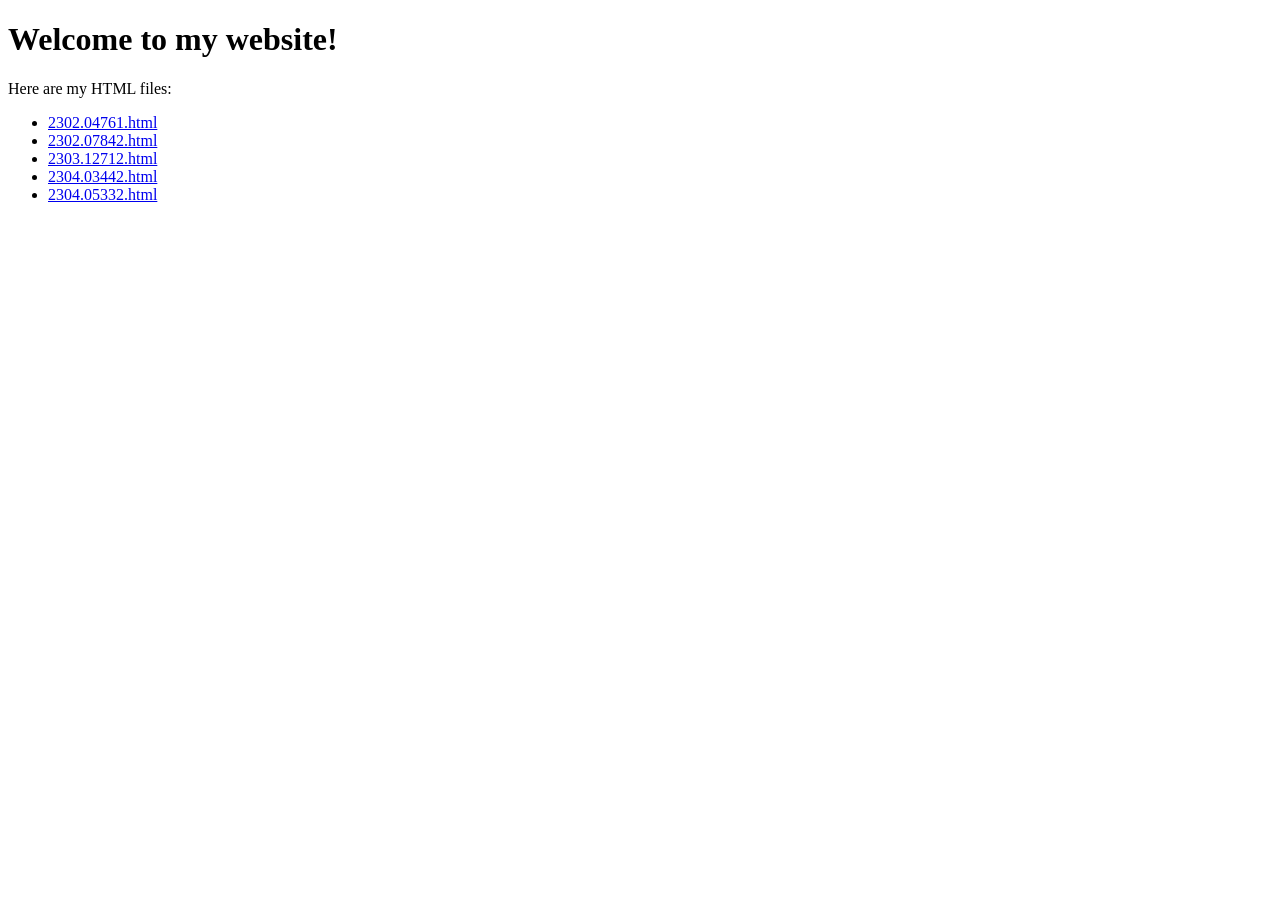
<file: index.html>
<!DOCTYPE html>
<html>
<head>
    <title>My GitHub Pages Site</title>
</head>
<body>
    <h1>Welcome to my website!</h1>
    <p>Here are my HTML files:</p>
    <ul>

        <li><a href="2302.04761.html">2302.04761.html</a></li>
        <li><a href="2302.07842.html">2302.07842.html</a></li>
        <li><a href="2303.12712.html">2303.12712.html</a></li>
        <li><a href="2304.03442.html">2304.03442.html</a></li>
        <li><a href="2304.05332.html">2304.05332.html</a></li>
    </ul>
</body>
</html>
</file>
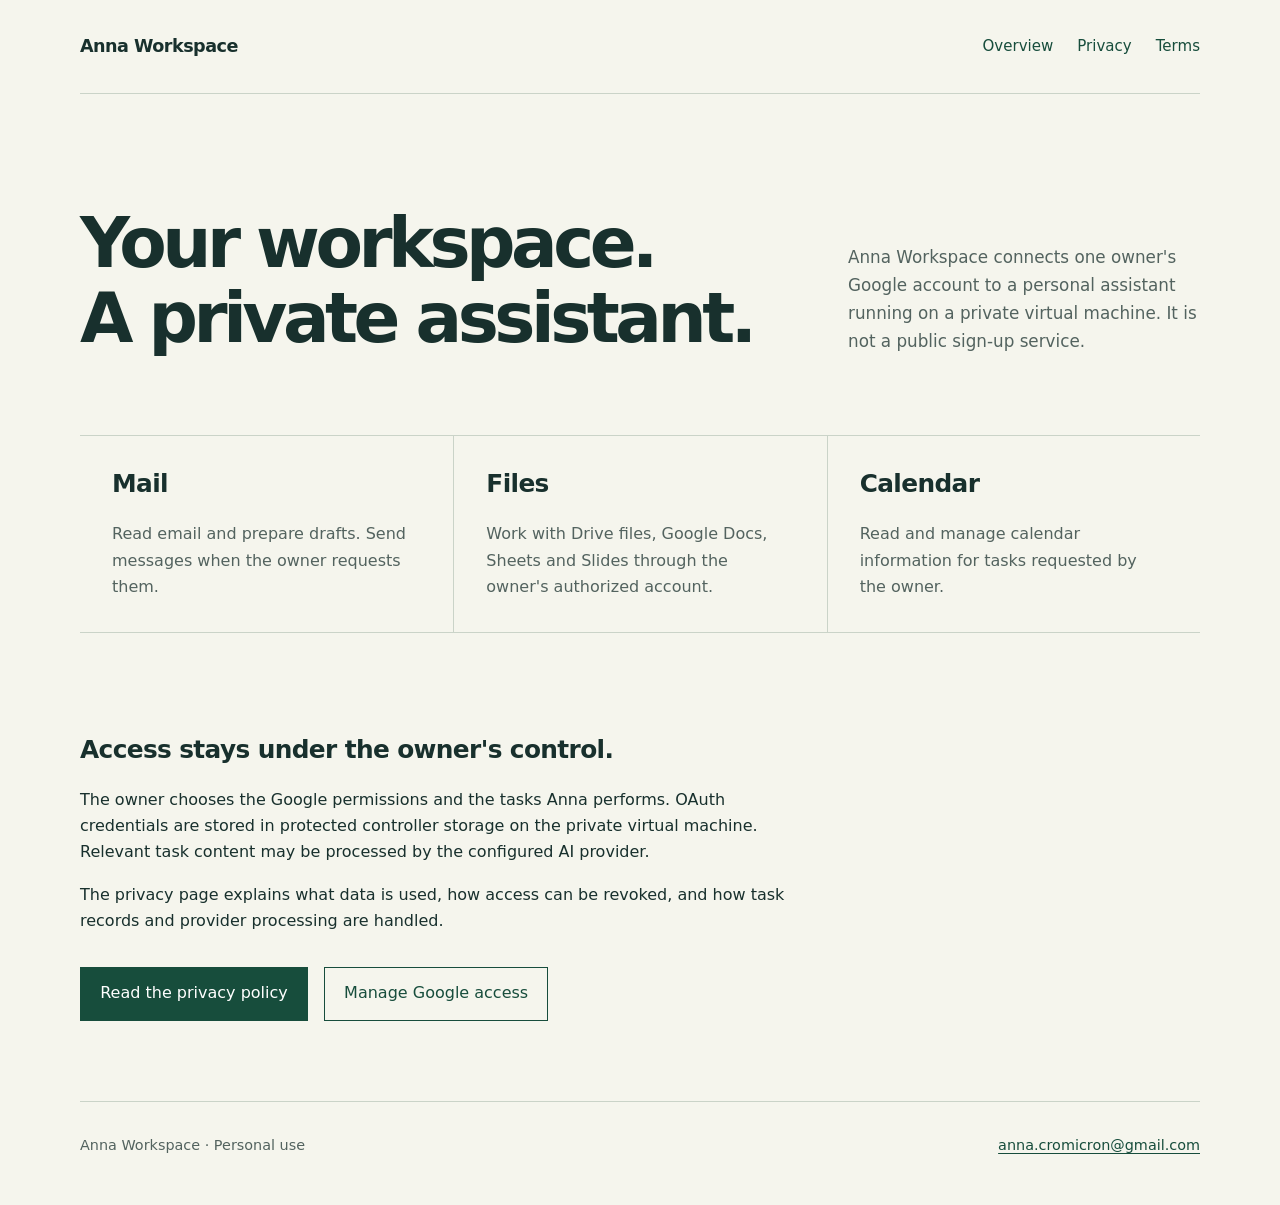
<file: anna-workspace/index.html>
<!doctype html><html lang="en"><head><meta charset="utf-8"><meta name="viewport" content="width=device-width,initial-scale=1"><meta name="description" content="Anna Workspace is a private Google Workspace assistant for its account owner."><title>Anna Workspace — private assistant</title><link rel="stylesheet" href="style.css"></head><body><div class="wrap"><nav aria-label="Main navigation"><strong>Anna Workspace</strong><div><a href="index.html" aria-current="page">Overview</a><a href="privacy.html">Privacy</a><a href="terms.html">Terms</a></div></nav><main><header class="hero"><h1>Your workspace.<br>A private assistant.</h1><p>Anna Workspace connects one owner's Google account to a personal assistant running on a private virtual machine. It is not a public sign-up service.</p></header><div class="services"><section><h2>Mail</h2><p>Read email and prepare drafts. Send messages when the owner requests them.</p></section><section><h2>Files</h2><p>Work with Drive files, Google Docs, Sheets and Slides through the owner's authorized account.</p></section><section><h2>Calendar</h2><p>Read and manage calendar information for tasks requested by the owner.</p></section></div><section class="detail"><h2>Access stays under the owner's control.</h2><p>The owner chooses the Google permissions and the tasks Anna performs. OAuth credentials are stored in protected controller storage on the private virtual machine. Relevant task content may be processed by the configured AI provider.</p><p>The privacy page explains what data is used, how access can be revoked, and how task records and provider processing are handled.</p><div class="actions"><a class="button" href="privacy.html">Read the privacy policy</a><a class="button secondary" href="https://myaccount.google.com/connections">Manage Google access</a></div></section></main><footer><div><span>Anna Workspace · Personal use</span><a href="mailto:anna.cromicron@gmail.com">anna.cromicron@gmail.com</a></div></footer></div></body></html>
</file>
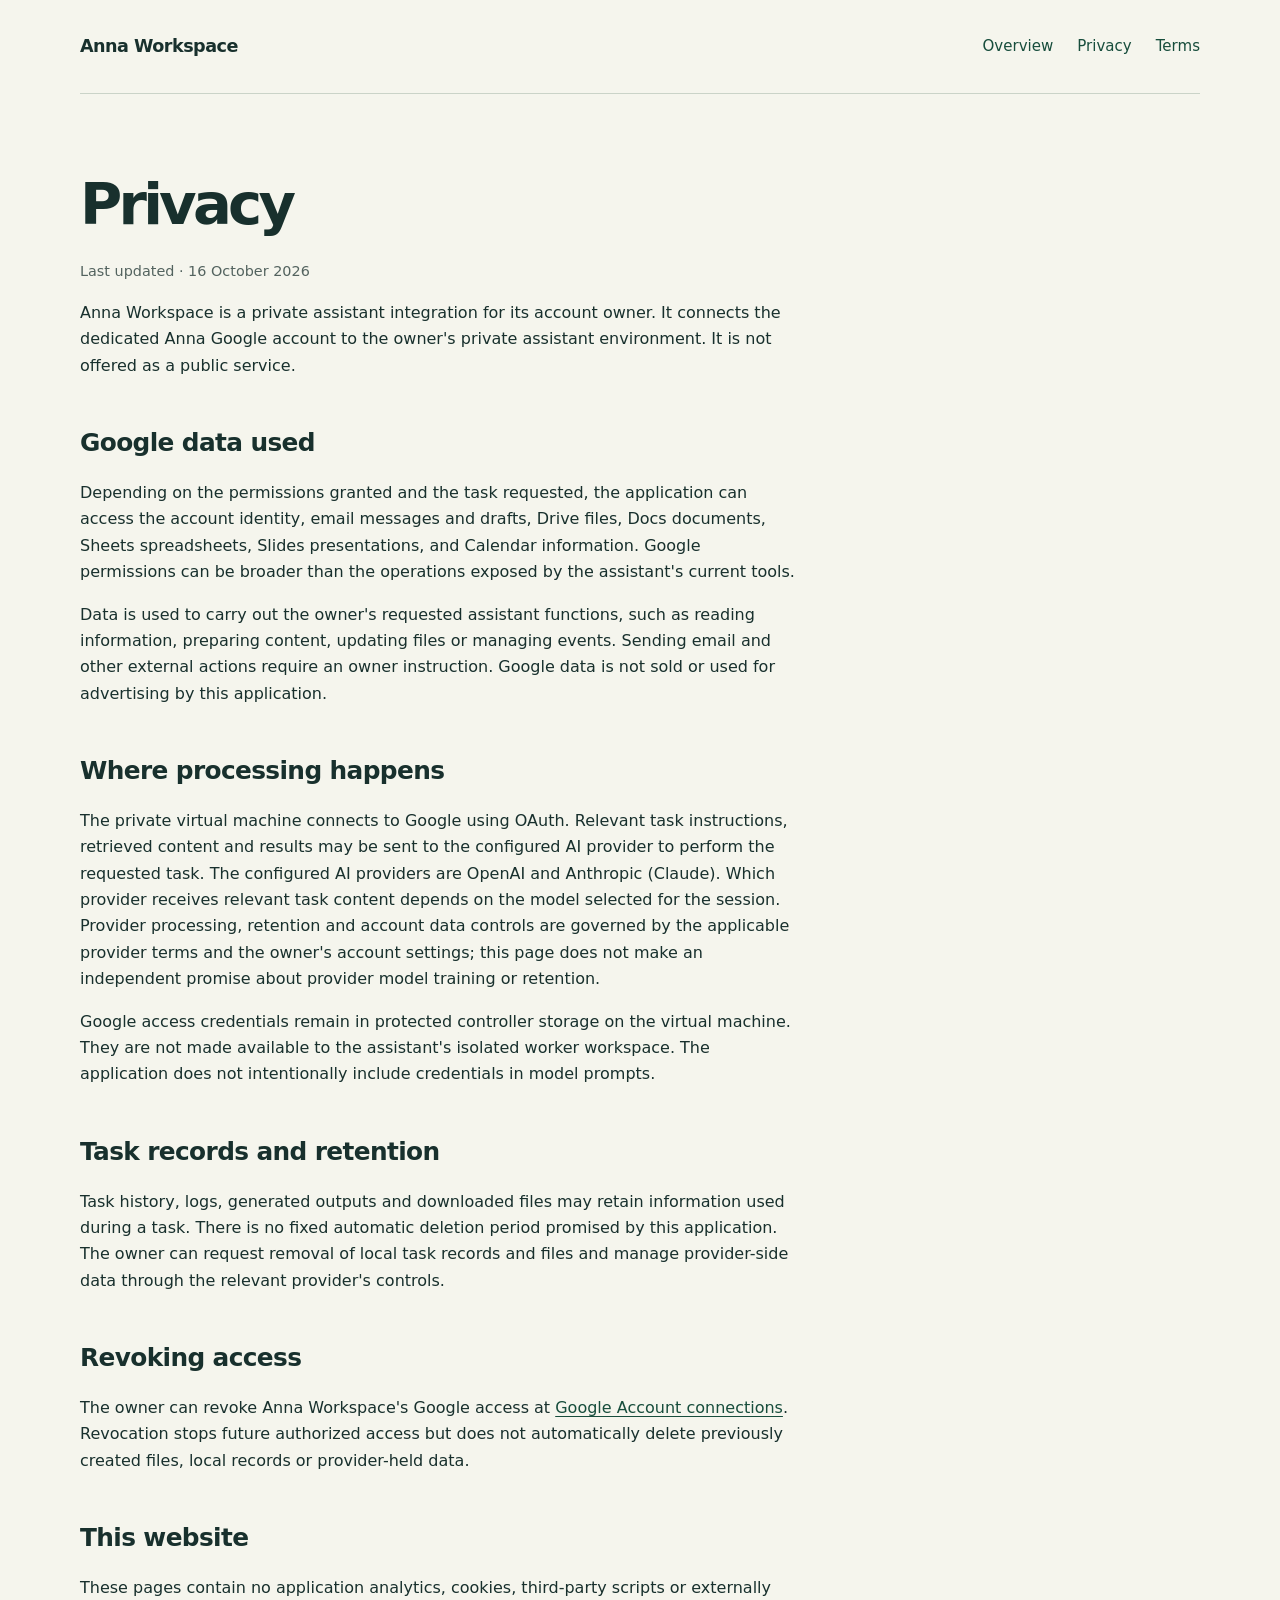
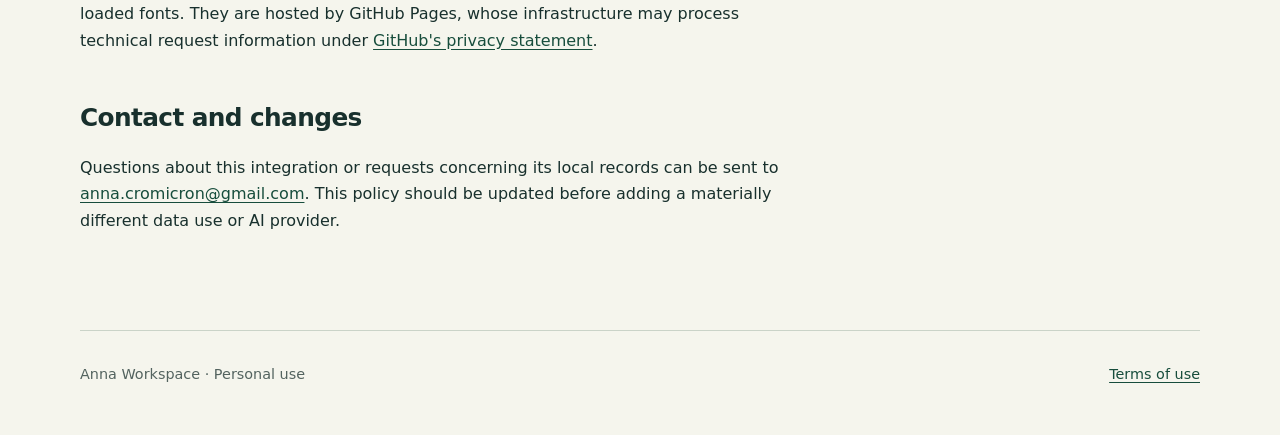
<file: anna-workspace/privacy.html>
<!doctype html><html lang="en"><head><meta charset="utf-8"><meta name="viewport" content="width=device-width,initial-scale=1"><title>Privacy — Anna Workspace</title><link rel="stylesheet" href="style.css"></head><body><div class="wrap"><nav aria-label="Main navigation"><strong>Anna Workspace</strong><div><a href="index.html">Overview</a><a href="privacy.html" aria-current="page">Privacy</a><a href="terms.html">Terms</a></div></nav><main class="document"><h1>Privacy</h1><p class="date">Last updated · 16 October 2026</p><p>Anna Workspace is a private assistant integration for its account owner. It connects the dedicated Anna Google account to the owner's private assistant environment. It is not offered as a public service.</p><h2>Google data used</h2><p>Depending on the permissions granted and the task requested, the application can access the account identity, email messages and drafts, Drive files, Docs documents, Sheets spreadsheets, Slides presentations, and Calendar information. Google permissions can be broader than the operations exposed by the assistant's current tools.</p><p>Data is used to carry out the owner's requested assistant functions, such as reading information, preparing content, updating files or managing events. Sending email and other external actions require an owner instruction. Google data is not sold or used for advertising by this application.</p><h2>Where processing happens</h2><p>The private virtual machine connects to Google using OAuth. Relevant task instructions, retrieved content and results may be sent to the configured AI provider to perform the requested task. The configured AI providers are OpenAI and Anthropic (Claude). Which provider receives relevant task content depends on the model selected for the session. Provider processing, retention and account data controls are governed by the applicable provider terms and the owner's account settings; this page does not make an independent promise about provider model training or retention.</p><p>Google access credentials remain in protected controller storage on the virtual machine. They are not made available to the assistant's isolated worker workspace. The application does not intentionally include credentials in model prompts.</p><h2>Task records and retention</h2><p>Task history, logs, generated outputs and downloaded files may retain information used during a task. There is no fixed automatic deletion period promised by this application. The owner can request removal of local task records and files and manage provider-side data through the relevant provider's controls.</p><h2>Revoking access</h2><p>The owner can revoke Anna Workspace's Google access at <a href="https://myaccount.google.com/connections">Google Account connections</a>. Revocation stops future authorized access but does not automatically delete previously created files, local records or provider-held data.</p><h2>This website</h2><p>These pages contain no application analytics, cookies, third-party scripts or externally loaded fonts. They are hosted by GitHub Pages, whose infrastructure may process technical request information under <a href="https://docs.github.com/en/site-policy/privacy-policies/github-general-privacy-statement">GitHub's privacy statement</a>.</p><h2>Contact and changes</h2><p>Questions about this integration or requests concerning its local records can be sent to <a href="mailto:anna.cromicron@gmail.com">anna.cromicron@gmail.com</a>. This policy should be updated before adding a materially different data use or AI provider.</p></main><footer><div><span>Anna Workspace · Personal use</span><a href="terms.html">Terms of use</a></div></footer></div></body></html>
</file>
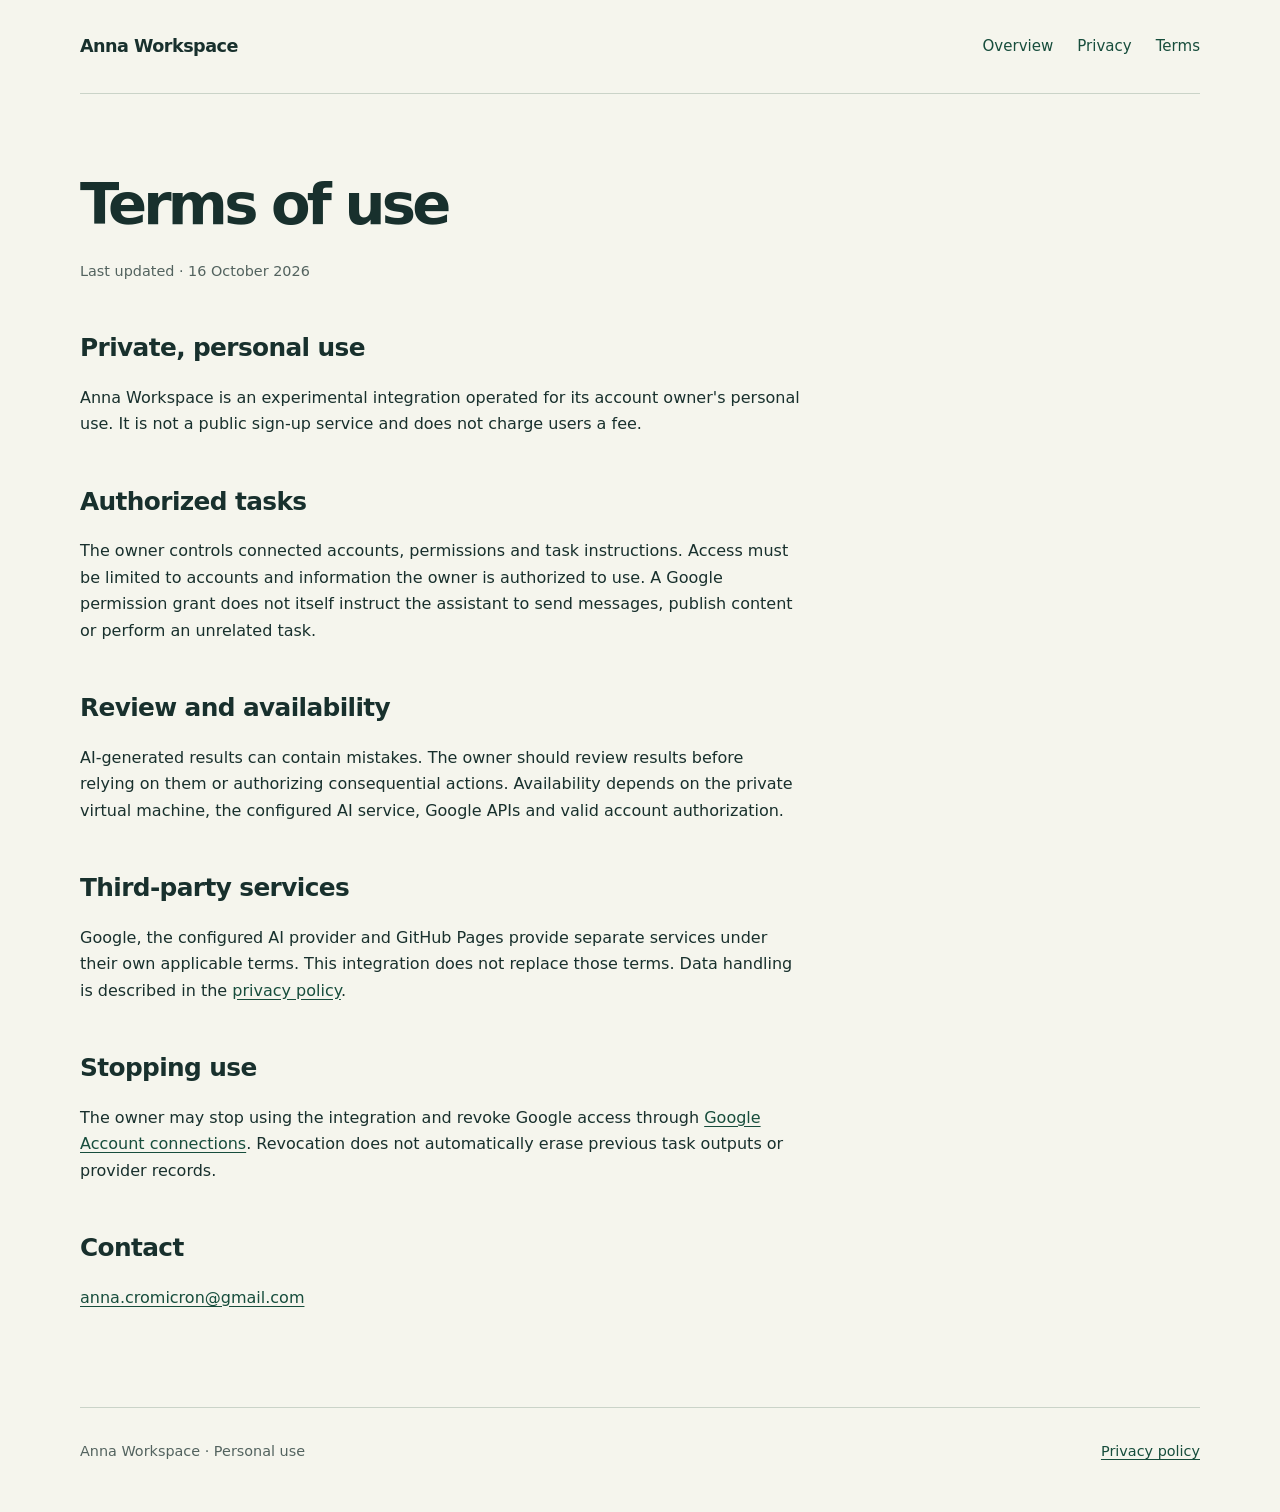
<file: anna-workspace/terms.html>
<!doctype html><html lang="en"><head><meta charset="utf-8"><meta name="viewport" content="width=device-width,initial-scale=1"><title>Terms — Anna Workspace</title><link rel="stylesheet" href="style.css"></head><body><div class="wrap"><nav aria-label="Main navigation"><strong>Anna Workspace</strong><div><a href="index.html">Overview</a><a href="privacy.html">Privacy</a><a href="terms.html" aria-current="page">Terms</a></div></nav><main class="document"><h1>Terms of use</h1><p class="date">Last updated · 16 October 2026</p><h2>Private, personal use</h2><p>Anna Workspace is an experimental integration operated for its account owner's personal use. It is not a public sign-up service and does not charge users a fee.</p><h2>Authorized tasks</h2><p>The owner controls connected accounts, permissions and task instructions. Access must be limited to accounts and information the owner is authorized to use. A Google permission grant does not itself instruct the assistant to send messages, publish content or perform an unrelated task.</p><h2>Review and availability</h2><p>AI-generated results can contain mistakes. The owner should review results before relying on them or authorizing consequential actions. Availability depends on the private virtual machine, the configured AI service, Google APIs and valid account authorization.</p><h2>Third-party services</h2><p>Google, the configured AI provider and GitHub Pages provide separate services under their own applicable terms. This integration does not replace those terms. Data handling is described in the <a href="privacy.html">privacy policy</a>.</p><h2>Stopping use</h2><p>The owner may stop using the integration and revoke Google access through <a href="https://myaccount.google.com/connections">Google Account connections</a>. Revocation does not automatically erase previous task outputs or provider records.</p><h2>Contact</h2><p><a href="mailto:anna.cromicron@gmail.com">anna.cromicron@gmail.com</a></p></main><footer><div><span>Anna Workspace · Personal use</span><a href="privacy.html">Privacy policy</a></div></footer></div></body></html>
</file>
<file: anna-workspace/style.css>
:root{color-scheme:light;--ink:#18302d;--muted:#53635f;--paper:#f5f5ed;--line:#cad3c8;--accent:#174d3c}*{box-sizing:border-box}body{margin:0;background:var(--paper);color:var(--ink);font-family:Geist,system-ui,-apple-system,BlinkMacSystemFont,"Segoe UI",sans-serif;line-height:1.65}a{color:var(--accent);text-underline-offset:.2em}a:hover{color:#0a291e}a:focus-visible{outline:3px solid #b5842b;outline-offset:5px}.wrap{width:min(100% - 3rem,70rem);margin:auto}nav{display:flex;align-items:center;justify-content:space-between;gap:2rem;padding:2rem 0;border-bottom:1px solid var(--line)}nav strong{font-size:1.1rem;letter-spacing:-.03em}nav div{display:flex;gap:1.5rem}nav a{text-decoration:none;font-size:.94rem}.hero{padding:7rem 0 5rem;display:grid;grid-template-columns:2fr 1fr;gap:4rem;align-items:end}h1{font-size:clamp(2.8rem,5.4vw,4.7rem);line-height:1.08;letter-spacing:-.065em;margin:0;max-width:65rem;font-weight:550}.hero p{color:var(--muted);font-size:1.05rem;margin:0}.services{display:grid;grid-template-columns:repeat(3,1fr);grid-auto-flow:dense;border-top:1px solid var(--line);border-bottom:1px solid var(--line)}.services section{padding:2rem}.services section+section{border-left:1px solid var(--line)}h2{font-size:1.55rem;line-height:1.3;letter-spacing:-.025em;font-weight:550}h3{font-size:1.15rem}.services h2{margin-top:0}.services p{color:var(--muted);margin-bottom:0}.detail{padding:5rem 0;max-width:48rem}.detail p,.document p,.document li{max-width:45rem}.actions{display:flex;gap:1rem;flex-wrap:wrap;margin-top:2rem}.button{display:inline-block;background:var(--accent);color:white;padding:.8rem 1.2rem;text-decoration:none;border:1px solid var(--accent)}.button:hover{background:#0a291e;color:white}.button.secondary{background:transparent;color:var(--accent)}footer{border-top:1px solid var(--line);padding:2rem 0 3rem;color:var(--muted);font-size:.9rem}footer div{display:flex;justify-content:space-between;gap:1rem;flex-wrap:wrap}.document{max-width:52rem;padding:5rem 0}.document h1{font-size:clamp(2.5rem,4.5vw,4rem);margin-bottom:1.5rem}.document h2{margin-top:3rem}.date{color:var(--muted);font-size:.9rem}li{margin:.6rem 0}@media(max-width:700px){.wrap{width:min(100% - 2rem,70rem)}nav{align-items:flex-start;gap:1rem;flex-direction:column;padding:1.5rem 0}nav div{gap:1.2rem}.hero{grid-template-columns:1fr;gap:2rem;padding:4rem 0}.services{grid-template-columns:1fr}.services section{padding:1.8rem 0}.services section+section{border-left:0;border-top:1px solid var(--line)}.detail,.document{padding:3rem 0}footer div{flex-direction:column}}@media(prefers-reduced-motion:no-preference){a{transition:color .18s ease,background .18s ease}}
</file>
